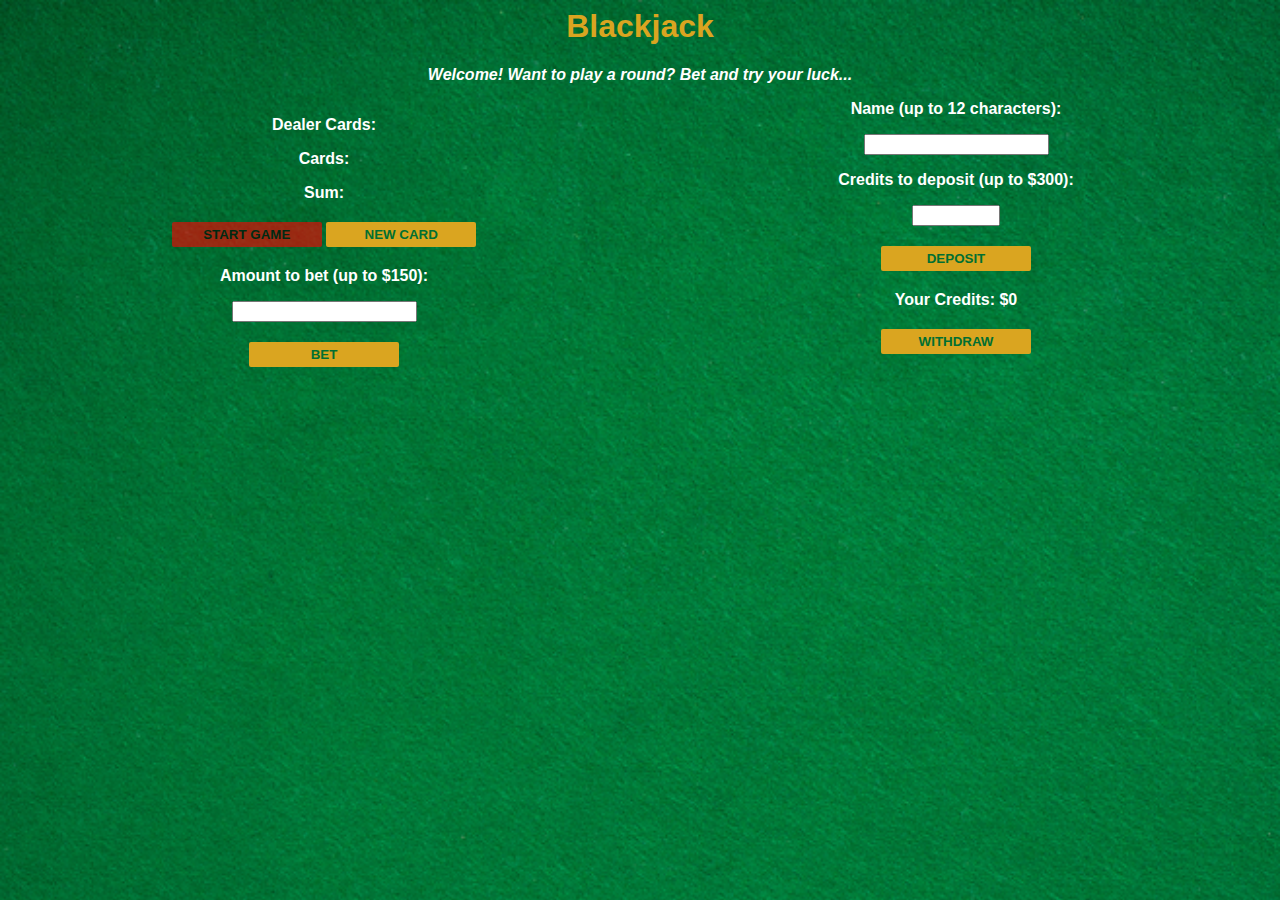
<file: JavaScript Projects/Blackjack/index.html>
<html>
    <head>
        <link rel="stylesheet" href="index.css">
    </head>
    <body>
        <h1>Blackjack</h1>
        <p id="message-el">Welcome! Want to play a round? Bet and try your luck...</p>
        <div class="row">
            <div class="column">
                <p id="dealer-cards-el">Dealer Cards: </p>
                <p id="cards-el">Cards: </p>
                <p id="sum-el">Sum: </p>
                <button id="start-btn" onclick="startGame()">START GAME</button>
                <button id="newCard-btn" onclick="newCard()">NEW CARD</button>
                <p></p>
                <label for="bet-el">Amount to bet (up to $150):</label>
                <p></p>
                <input type="number" id="bet-el">
                <p></p>
                <button id="bet-btn" onclick="bet()">BET</button>
                <p id="bet-el"></p>
            </div>
            <div class="column">
                <label for="name">Name (up to 12 characters):</label>
                <p></p>
                <input type="text" id="name-el" minlength="1" maxlength="12">
                <p></p>
                <label for="credit-el">Credits to deposit (up to $300):</label>
                <p></p>
                <input type="number" id="credit-el" min="1" max="300" step=".01">
                <p></p>
                <button id="deposit-btn" onclick="deposit()">DEPOSIT</button>
                <p id="player-el">Your Credits: $0</p>
                <button id="withdraw-btn" onclick="withdraw()">WITHDRAW</button>
                <p id="finalmessage-el"></p>
            </div>
        </div>
        <script src="index.js"></script>
    </body>
</html>
</file>
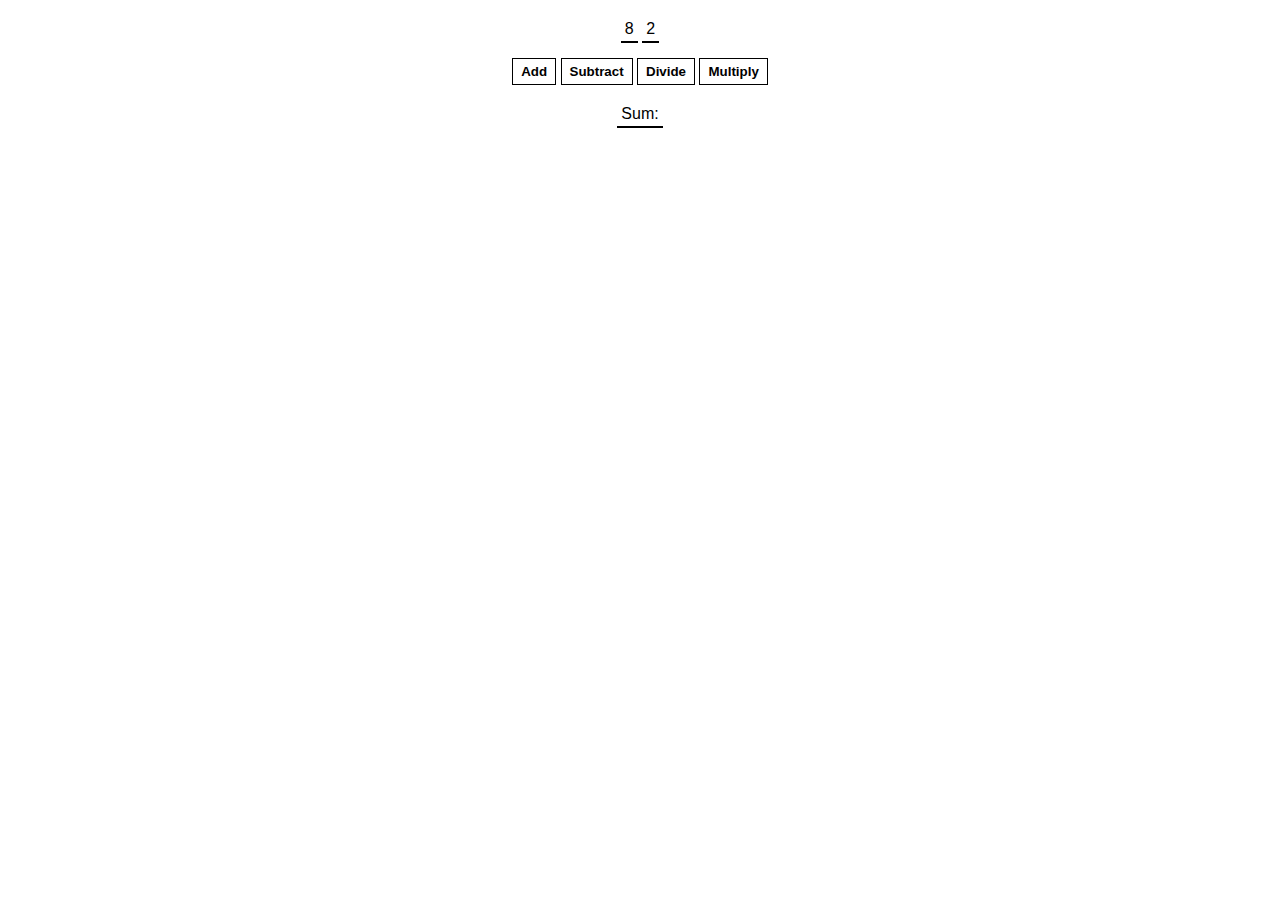
<file: JavaScript Projects/Calculator/index.html>
<html>
    <head>
        <link rel="stylesheet" href="index.css">
    </head>
    <body>
        <span id="num1-el"></span>
        <span id="num2-el"></span>
        <br>
        <button onclick="add()">Add</button>
        <button onclick="subtract()">Subtract</button>
        <button onclick="divide()">Divide</button>
        <button onclick="multiply()">Multiply</button>
        <br>
        <span id="sum-el">Sum: </span>
        <script src="index.js"></script>
    </body>
</html>
</file>
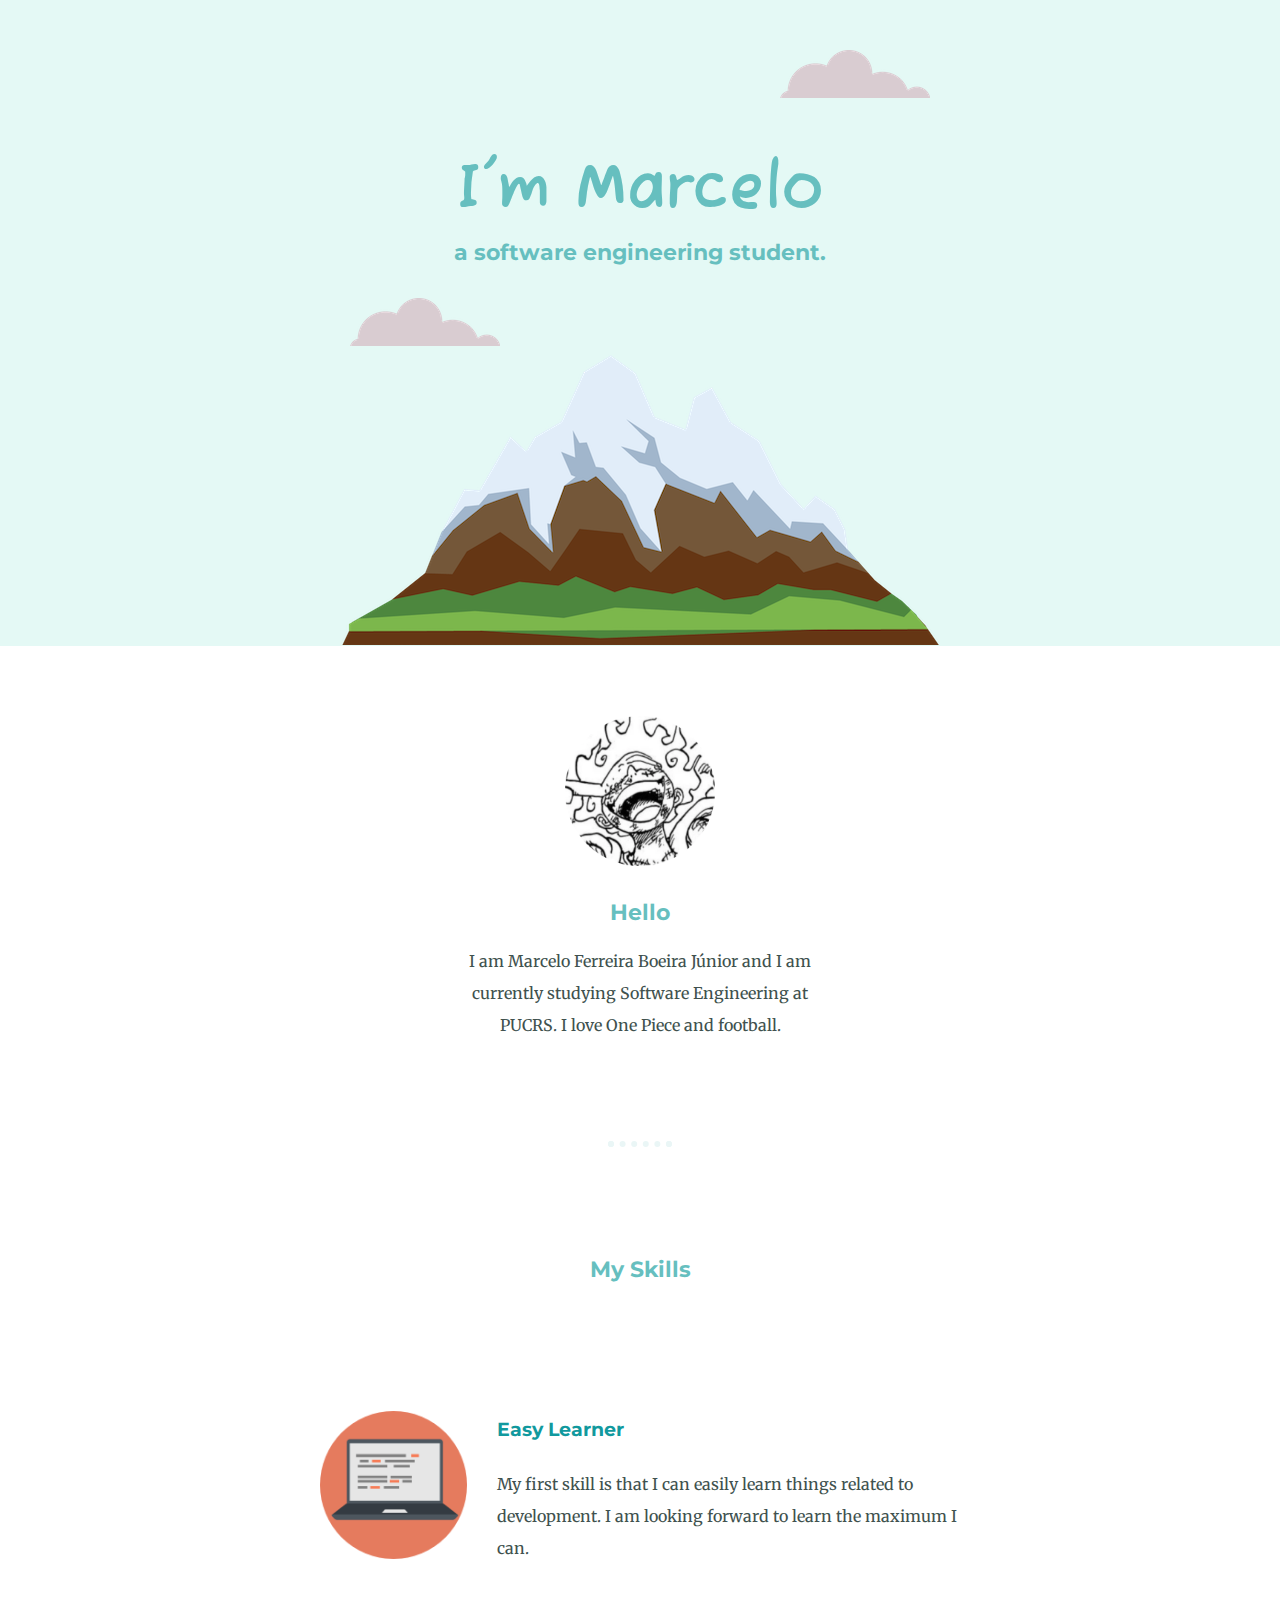
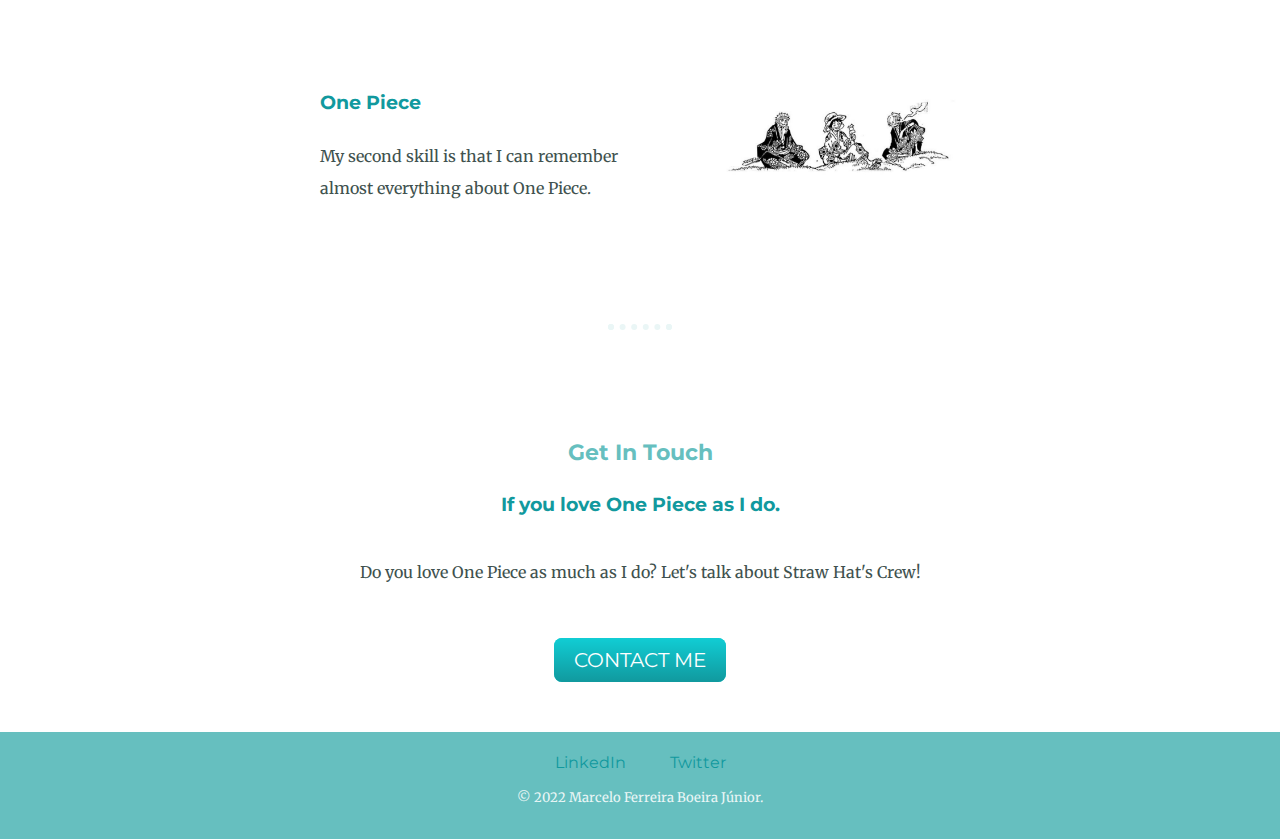
<file: JavaScript Projects/CSS - My Site/index.html>
<!DOCTYPE html>
<html lang="en">
<head>
    <meta charset="UTF-8">
    <meta http-equiv="X-UA-Compatible" content="IE=edge">
    <meta name="viewport" content="width=device-width, initial-scale=1.0">
    <title>Marcelo</title>
    <link rel="stylesheet" href="css/styles.css">
    <link rel="preconnect" href="https://fonts.googleapis.com">
<link rel="preconnect" href="https://fonts.gstatic.com" crossorigin>
<link rel="preconnect" href="https://fonts.googleapis.com">
<link rel="preconnect" href="https://fonts.gstatic.com" crossorigin>
<link href="https://fonts.googleapis.com/css2?family=Fuzzy+Bubbles&family=Merriweather&family=Montserrat&display=swap" rel="stylesheet">
</head>
<body>
    <div class="top-container">
        <img class="top-cloud" src="images/cloud.png" alt="cloud-img">
        <h1>I'm Marcelo</h1>
        <h2>a software engineering student.</h2>
        <img class="bottom-cloud" src="images/cloud.png" alt="cloud-img">
        <img class="mountain" src="images/mountain.png" alt="mountain-img">
    </div>
    <div class="middle-container">
        <div class="profile">
          <img class="profile-pic" src="images/luffy5.png" alt="profile-pic">
          <h2>Hello</h2>
          <p class="intro">I am Marcelo Ferreira Boeira Júnior and I am currently studying Software Engineering at PUCRS. I love One Piece and football.</p>
        </div>
        <hr>
        <div class="skills">
          <h2>My Skills</h2>
            <div class="skill-row">
              <img class="skill-pic1" src="images/computer.png" alt="skill-pic2">
              <h3>Easy Learner</h3>
              <p>My first skill is that I can easily learn things related to development. I am looking forward to learn the maximum I can.</p>
            </div>
            <div class="skill-row">
              <img class="skill-pic2" src="images/luffyzorosanji.png" alt="skills-pic1">
              <h3>One Piece</h3>
              <p>My second skill is that I can remember almost everything about One Piece.</p>
            </div>
        </div>
        <hr>
        <div class="contact-me">
          <h2>Get In Touch</h2>
          <h3>If you love One Piece as I do.</h3>
          <p class="contact-description">Do you love One Piece as much as I do? Let's talk about Straw Hat's Crew!</p>
          <a class="btn" href="mailto:name@email.com">CONTACT ME</a>
        </div>
      </div>
      
      
      <div class="bottom-container">
        <a class="footer-link" href="https://www.linkedin.com/in/marcelo-ferreira-boeira-j%C3%BAnior-18493713b/">LinkedIn</a>
        <a class="footer-link" href="https://twitter.com/celinn7k">Twitter</a>
        <p class="copyright">© 2022 Marcelo Ferreira Boeira Júnior.</p>
      </div>
      

    </div>
</body>
</html>
</file>
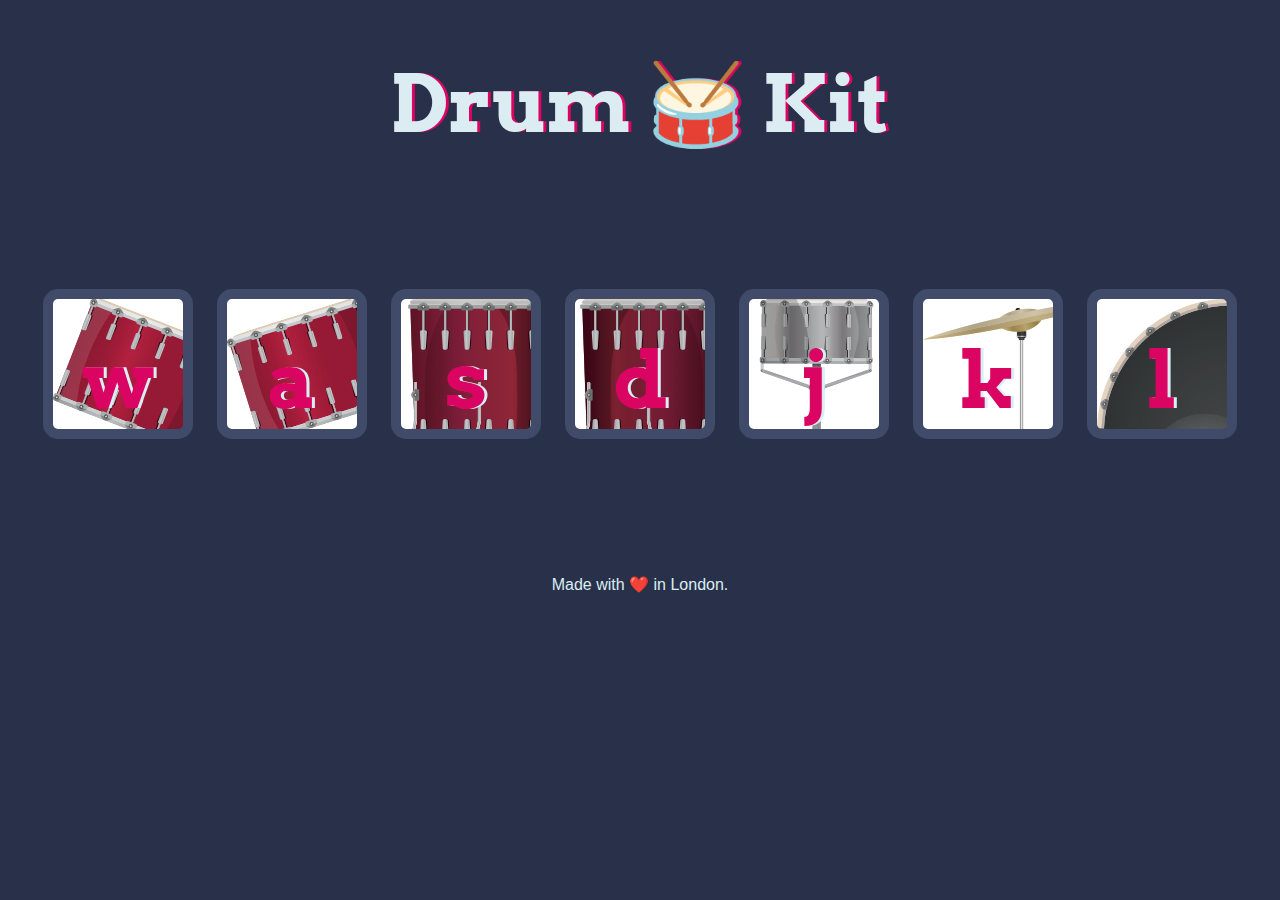
<file: JavaScript Projects/Drum Kit/index.html>
<!DOCTYPE html>
<html lang="en" dir="ltr">

<head>
  <meta charset="utf-8">
  <title>Drum Kit</title>
  <link rel="stylesheet" href="styles.css">
  <link href="https://fonts.googleapis.com/css?family=Arvo" rel="stylesheet">
</head>

<body>

  <h1 id="title">Drum 🥁 Kit</h1>
  <div class="set">
    <button class="w drum">w</button>
    <button class="a drum">a</button>
    <button class="s drum">s</button>
    <button class="d drum">d</button>
    <button class="j drum">j</button>
    <button class="k drum">k</button>
    <button class="l drum">l</button>
  </div>


  <footer>
    Made with ❤️ in London.
  </footer>
  <script src="index.js"></script>
</body>

</html>
</file>
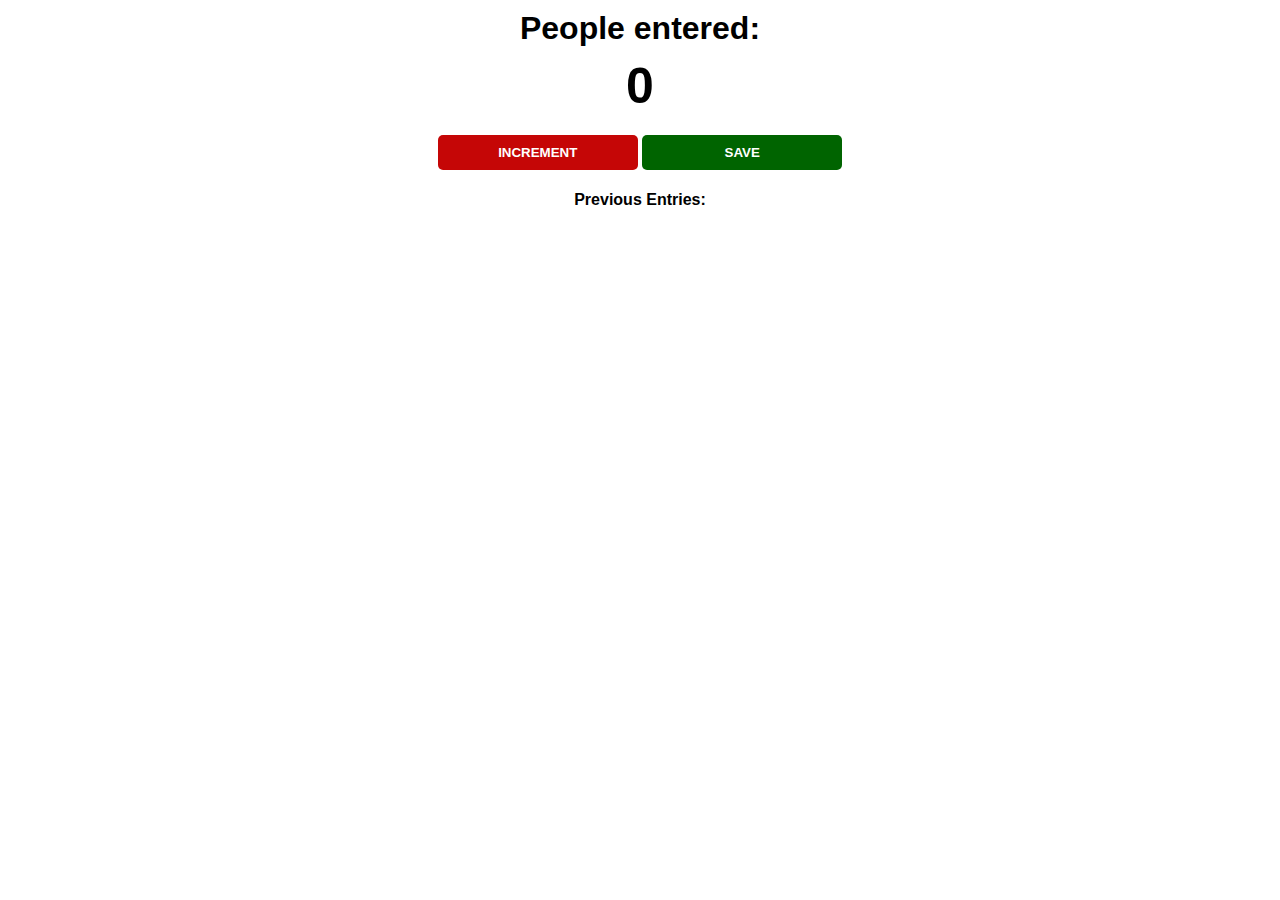
<file: JavaScript Projects/FirstProject/index.html>
<html>
    <head>
        <link rel="stylesheet" href="index.css">
    </head>
    <body>
        <h1>People entered:</h1>
        <h2 id = "count-el">0</h2>
        <button id="increment-btn" onclick="increment()">INCREMENT</button>
        <button id="save-btn" onclick="save()">SAVE</button>
        <p id="save-el">Previous Entries: </p>
        <script src="index.js"></script>
    </body>
</html>
</file>
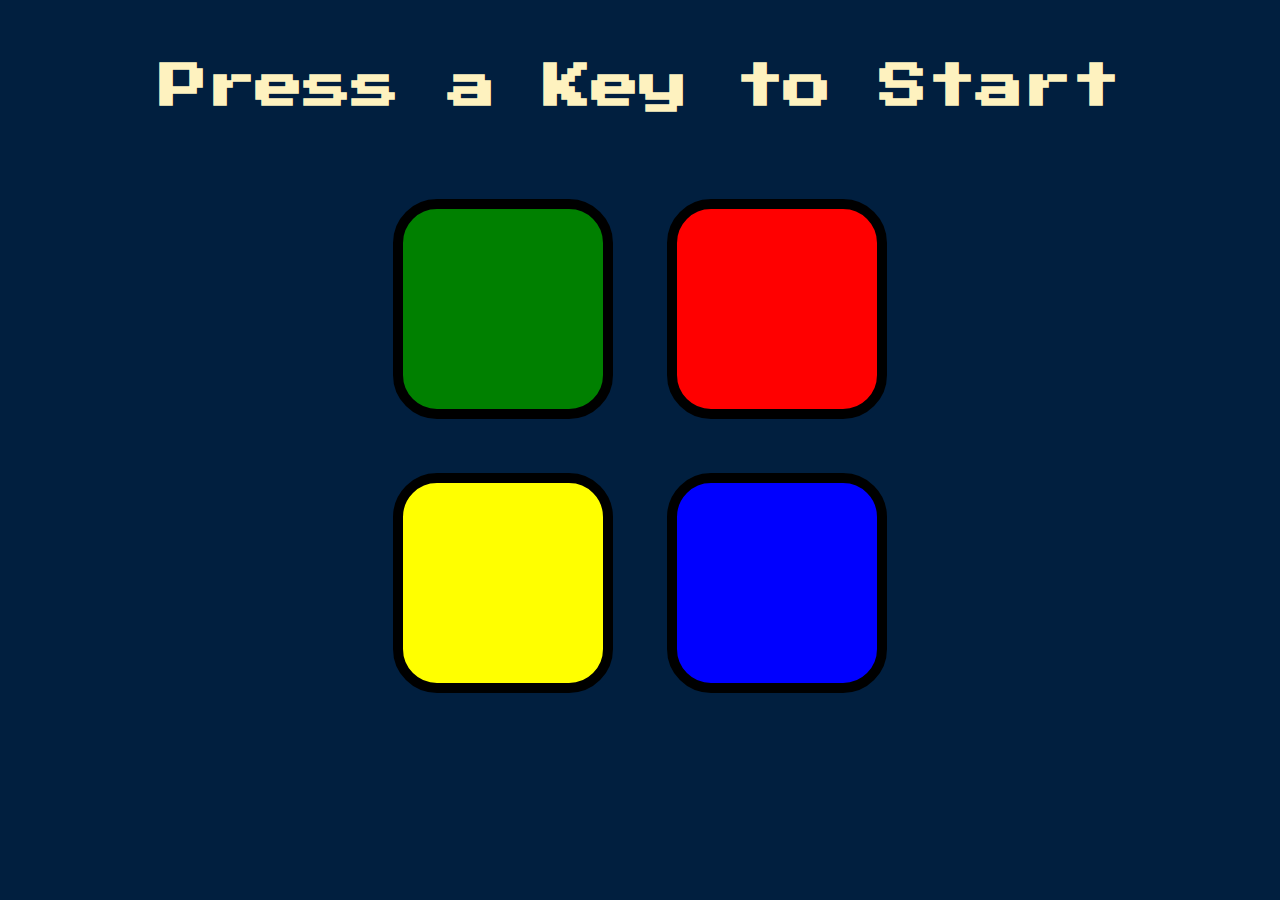
<file: JavaScript Projects/Simon Game/index.html>
<!DOCTYPE html>
<html lang="en" dir="ltr">

<head>
  <meta charset="utf-8">
  <title>Simon</title>
  <link rel="stylesheet" href="styles.css">
  <link href="https://fonts.googleapis.com/css?family=Press+Start+2P" rel="stylesheet">
</head>

<body>
  <h1 id="level-title">Press a Key to Start</h1>
  <div class="container">
    <div class="row">

      <div type="button" id="green" class="btn green">

      </div>

      <div type="button" id="red" class="btn red">

      </div>
    </div>

    <div class="row">

      <div type="button" id="yellow" class="btn yellow">

      </div>
      <div type="button" id="blue" class="btn blue">

      </div>

    </div>

  </div>

  <script src="index.js"></script>
</body>

</html>
</file>
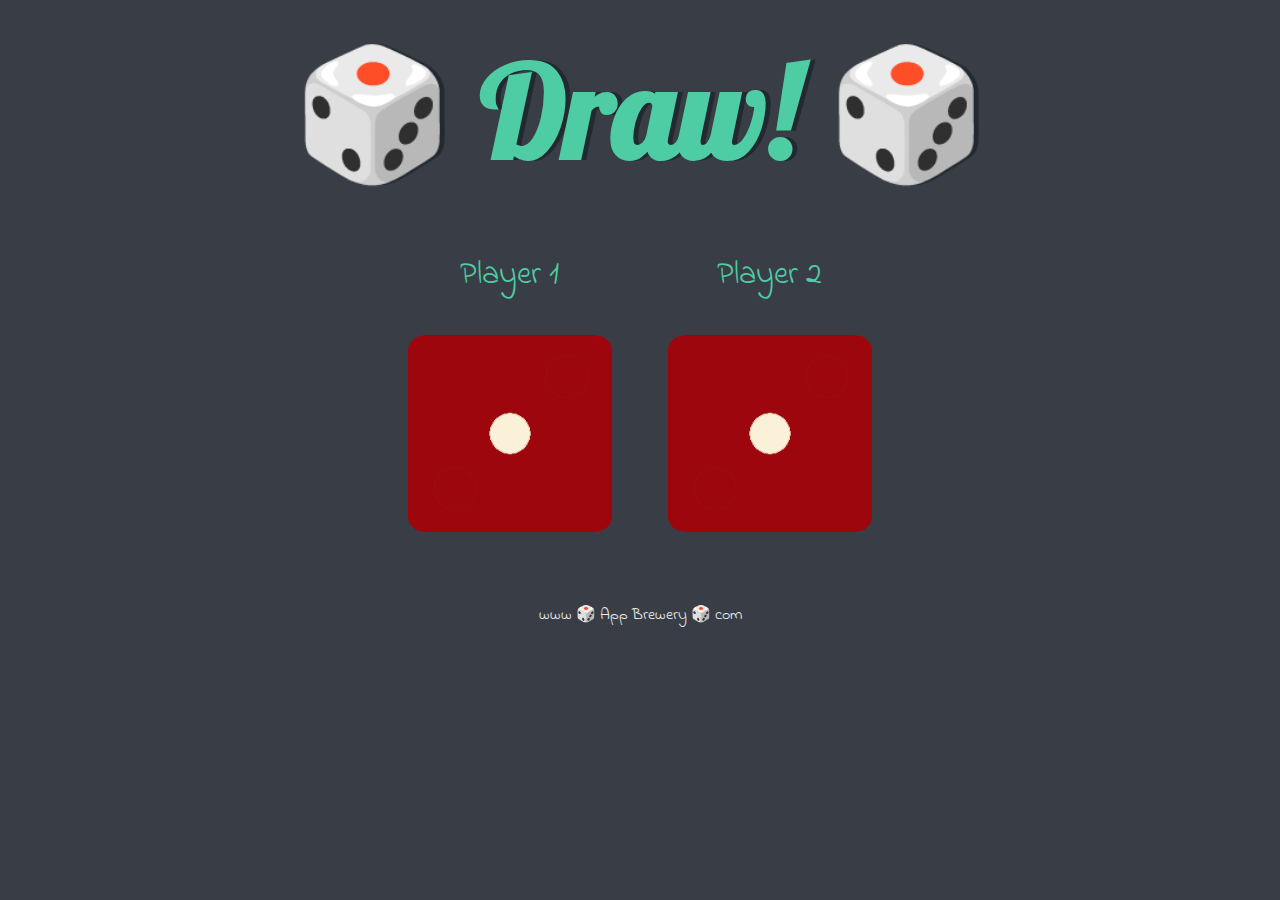
<file: JavaScript Projects/Dice Challenge/dicee.html>
<!DOCTYPE html>
<html lang="en" dir="ltr">
  <head>
    <meta charset="utf-8">
    <title>Dicee</title>
    <link rel="stylesheet" href="styles.css">
    <link href="https://fonts.googleapis.com/css?family=Indie+Flower|Lobster" rel="stylesheet">

  </head>
  <body>

    <div class="container">
      <h1>Refresh Me</h1>

      <div class="dice">
        <p>Player 1</p>
        <img class="img1" src="images/dice6.png">
      </div>

      <div class="dice">
        <p>Player 2</p>
        <img class="img2" src="images/dice6.png">
      </div>

    </div>

    <script src="index.js"></script>
  </body>

  <footer>
    www 🎲 App Brewery 🎲 com
  </footer>
</html>
</file>
<file: JavaScript Projects/Blackjack/index.css>
body {
    font-family: 'Trebuchet MS', 'Lucida Sans Unicode', 'Lucida Grande', 'Lucida Sans', Arial, sans-serif;
    background-size: cover;
    background-image: url("images/table.png");
    text-align: center;
    color:white;
    font-weight: bold;
}

h1 {
    color: goldenrod;
}

#message-el{
    font-style: italic;
}

button{
    width: 150px;
    background-color: goldenrod;
    color: #016f32;
    text-align: center;
    padding-top: 5px;
    padding-bottom: 5px;
    font-weight: bold;
    border: none;
    border-radius: 2px;
    margin-bottom: 4px;
    margin-top: 4px;
}

#name{
    width: 300px;
}

.row {
    display: flex;
  }
  
  .column {
    flex: 50%;
  }
</file>
<file: JavaScript Projects/Calculator/index.css>
body {
    font-family: Arial, Helvetica, sans-serif;
    padding: 20px 0;
    margin: 0;
    text-align: center;
}

span {
    border-bottom: 2px solid black;
    padding: 4px;
}

button {
    margin: 20px 0;
    background: white;
    color: black;
    border: 1px solid black;
    font-weight: bold;
    cursor: pointer;
    padding: 5px 8px;
}
</file>
<file: JavaScript Projects/CSS - My Site/css/styles.css>
.top-container{
    background-color: #E4F9F5;
    padding-top: 100px;
    position: relative;
    margin-bottom: 50px;
}
.middle-container{
    padding-top: 20px;
}
.bottom-container{
    background-color: #66BFBF;
    padding-top: 20px;
    padding-bottom: 15px;
}
body{
    margin: 0px;
    text-align: center;
    font-family: 'Merriweather', serif;
    color: #40514E;
}

h1{
    font-size: 4em;
    margin: 50px auto 0px auto;
    font-family: 'Fuzzy Bubbles', sans-serif;
    color: #66BFBF;
}
h2{
    font-family: 'Montserrat', sans-serif;
    font-size: 1.4rem;
    margin: 0px auto 10px auto;
    color: #66BFBF;
    line-height: 2;
}
h3{
    font-family: 'Montserrat', sans-serif;
    color: #11999E;
}
.bottom-cloud{
    position: absolute;
    left: 350px;
    bottom: 300px;
}
.top-cloud{
    position: absolute;
    top: 50px;
    right: 350px;
}
.mountain{
    position: relative;
    top: 3px;
}
.profile-pic{
    max-width:200px;
    max-height:150px;
    width: auto;
    height: auto;
    margin-bottom: 20px;
}

.skill-pic2{
    width: 40%;
    float: right;
    margin-left: 30px;
}
.skill-pic1{
    width: 23%;
    float: left;
    margin-right: 30px;
}
.skill-row{
    width: 50%;
    text-align: left;
    margin: 120px auto 120px auto;
    line-height: 2;
}

.btn {
    background: #11cdd4;
    background-image: -webkit-linear-gradient(top, #11cdd4, #11999e);
    background-image: -moz-linear-gradient(top, #11cdd4, #11999e);
    background-image: -ms-linear-gradient(top, #11cdd4, #11999e);
    background-image: -o-linear-gradient(top, #11cdd4, #11999e);
    background-image: linear-gradient(to bottom, #11cdd4, #11999e);
    -webkit-border-radius: 8;
    -moz-border-radius: 8;
    border-radius: 8px;
    font-family: 'Montserrat', sans-serif;
    color: #ffffff;
    font-size: 20px;
    padding: 10px 20px 10px 20px;
    text-decoration: none;
    margin-top: 50px;
  }
  
  .btn:hover {
    background: #30e3cb;
    background-image: -webkit-linear-gradient(top, #30e3cb, #2bc4ad);
    background-image: -moz-linear-gradient(top, #30e3cb, #2bc4ad);
    background-image: -ms-linear-gradient(top, #30e3cb, #2bc4ad);
    background-image: -o-linear-gradient(top, #30e3cb, #2bc4ad);
    background-image: linear-gradient(to bottom, #30e3cb, #2bc4ad);
    text-decoration: none;
  }

  .contact-me{
    margin: 40px auto 60px auto;
  }
  .contact-description{
    margin: 40px auto 60px auto;
  }
  a{
    font-family: 'Montserrat', sans-serif;
    text-decoration: none;
  }
  a:hover{
    color: #EAF6F6;
  }
  .footer-link{
    margin: 20px;
    color: #11999E;
  }

  .copyright{
    color: #EAF6F6;
    font-size: 13px;
  }

  .intro{
    width: 30%;
    margin: auto;
  }

  p{
    line-height: 2;
  }

  hr{
    border: dotted #EAF6F6 6px;
    border-bottom: none;
    width: 4%;
    margin: 100px auto 100px auto;
  }
</file>
<file: JavaScript Projects/Drum Kit/styles.css>
body {
  text-align: center;
  background-color: #283149;
}

h1 {
  font-size: 5rem;
  color: #DBEDF3;
  font-family: "Arvo", cursive;
  text-shadow: 3px 0 #DA0463;

}

footer {
  color: #DBEDF3;
  font-family: sans-serif;
}

.w {
  background-image: url('images/tom1.png');
}

.a {
  background-image: url('images/tom2.png');
}

.s {
  background-image: url('images/tom3.png');
}

.d {
  background-image: url('images/tom4.png');
}

.j {
  background-image: url('images/snare.png');
}

.k {
  background-image: url('images/crash.png');
}

.l {
  background-image: url('images/kick.png');
}

.set {
  margin: 10% auto;
}

.game-over {
  background-color: red;
  opacity: 0.8;
}

.pressed {
  box-shadow: 0 3px 4px 0 #DBEDF3;
  opacity: 0.5;
}

.red {
  color: red;
}

.drum {
  outline: none;
  border: 10px solid #404B69;
  font-size: 5rem;
  font-family: 'Arvo', cursive;
  line-height: 2;
  font-weight: 900;
  color: #DA0463;
  text-shadow: 3px 0 #DBEDF3;
  border-radius: 15px;
  display: inline-block;
  width: 150px;
  height: 150px;
  text-align: center;
  margin: 10px;
  background-color: white;
}
</file>
<file: JavaScript Projects/FirstProject/index.css>
body {
    background-size: cover;
    font-family: -apple-system, BlinkMacSystemFont, 'Segoe UI', Roboto, Oxygen, Ubuntu, Cantarell, 'Open Sans', 'Helvetica Neue', sans-serif;
    font-weight: bold;
    text-align: center;
}

h1 {
    margin-top: 10px;
    margin-bottom: 10px;
}

h2 {
    font-size: 50px;
    margin-top: 0;
    margin-bottom: 20px;
}

button {
    border: none;
    padding-top: 10px;
    padding-bottom: 10px;
    color: white;
    font-weight: bold;
    width: 200px;
    margin-bottom: 5px;
    border-radius: 5px;
}

#increment-btn {
    background: rgb(197, 6, 6);
}

#save-btn {
    background: darkgreen;
}
</file>
<file: JavaScript Projects/Simon Game/styles.css>
body {
  text-align: center;
  background-color: #011F3F;
}

#level-title {
  font-family: 'Press Start 2P', cursive;
  font-size: 3rem;
  margin:  5%;
  color: #FEF2BF;
}

.container {
  display: block;
  width: 50%;
  margin: auto;

}

.btn {
  margin: 25px;
  display: inline-block;
  height: 200px;
  width: 200px;
  border: 10px solid black;
  border-radius: 20%;
}

.game-over {
  background-color: red;
  opacity: 0.8;
}

.red {
  background-color: red;
}

.green {
  background-color: green;
}

.blue {
  background-color: blue;
}

.yellow {
  background-color: yellow;
}

.pressed {
  box-shadow: 0 0 20px white;
  background-color: grey;
}
</file>
<file: JavaScript Projects/Dice Challenge/styles.css>
.container {
  width: 70%;
  margin: auto;
  text-align: center;
}

.dice {
  text-align: center;
  display: inline-block;

}

body {
  background-color: #393E46;
}

h1 {
  margin: 30px;
  font-family: 'Lobster', cursive;
  text-shadow: 5px 0 #232931;
  font-size: 8rem;
  color: #4ECCA3;
}

p {
  font-size: 2rem;
  color: #4ECCA3;
  font-family: 'Indie Flower', cursive;
}

img {
  width: 80%;
}

footer {
  margin-top: 5%;
  color: #EEEEEE;
  text-align: center;
  font-family: 'Indie Flower', cursive;

}
</file>
